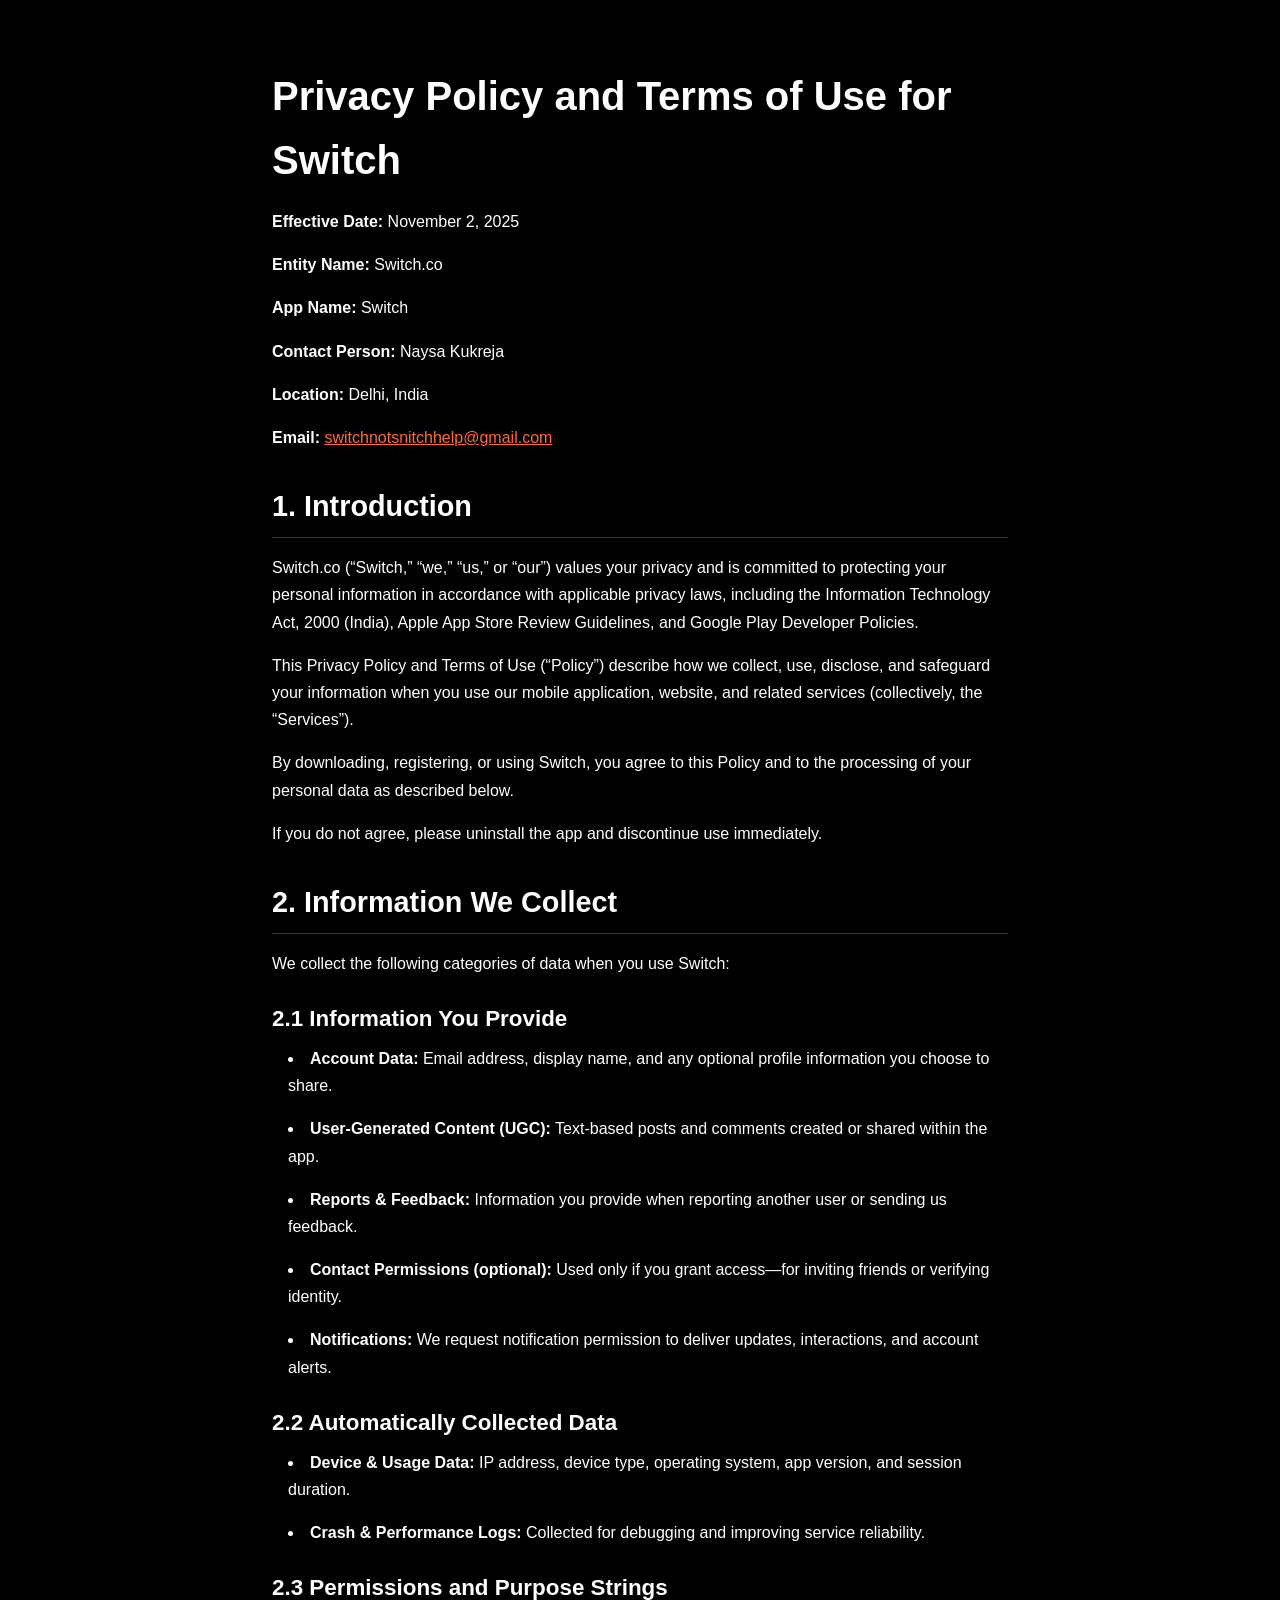
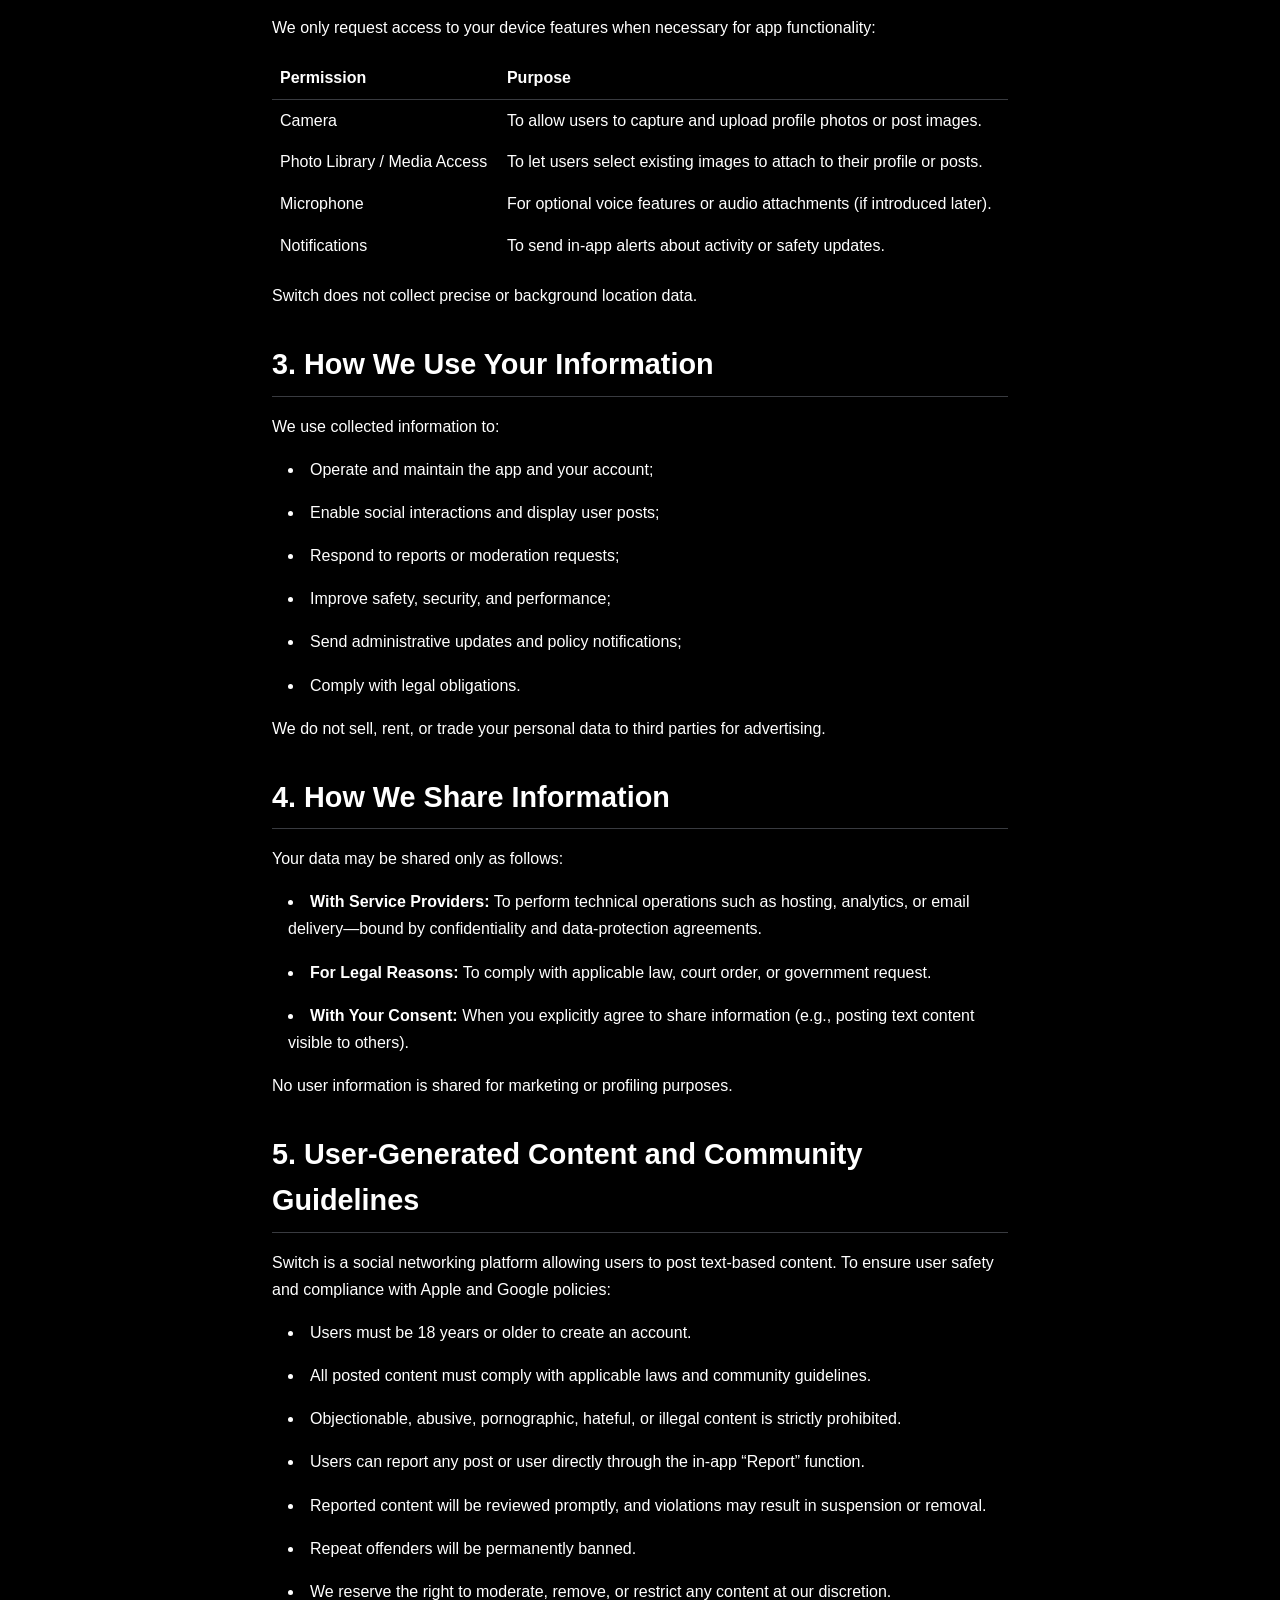
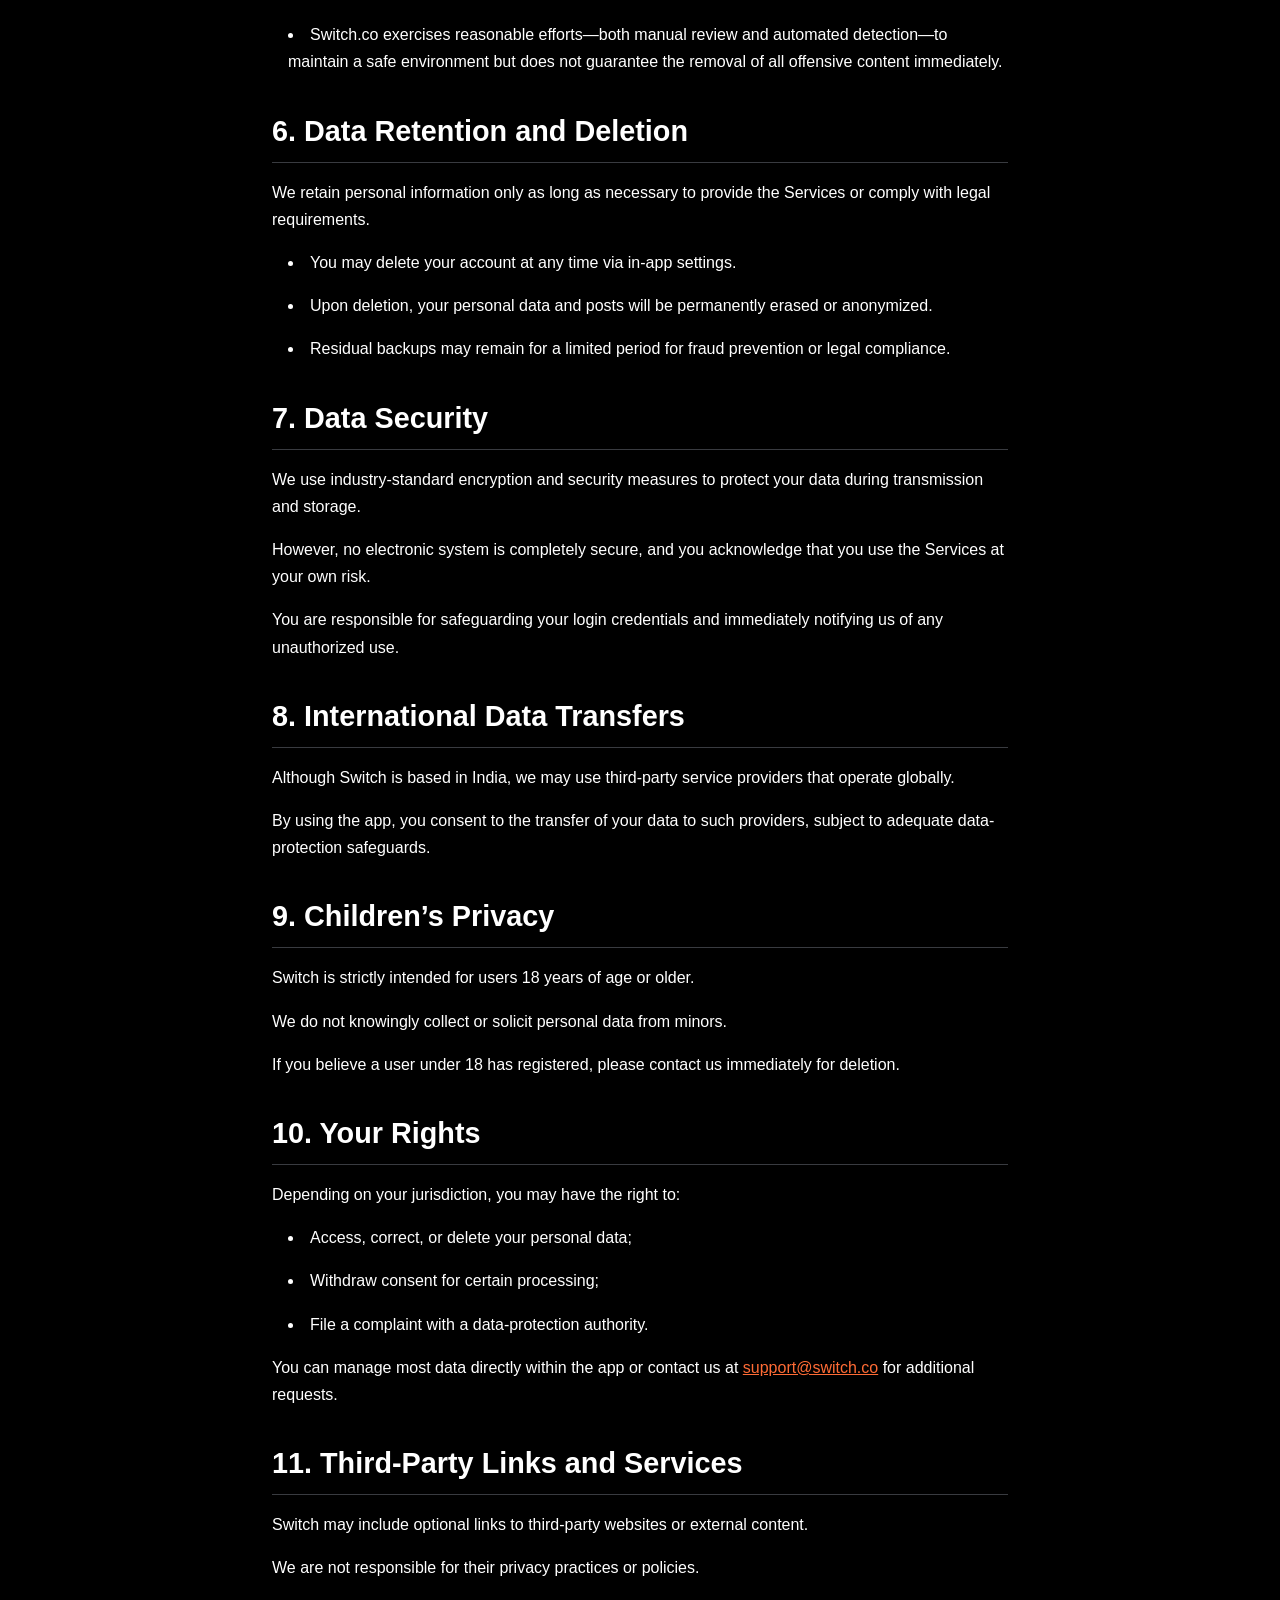
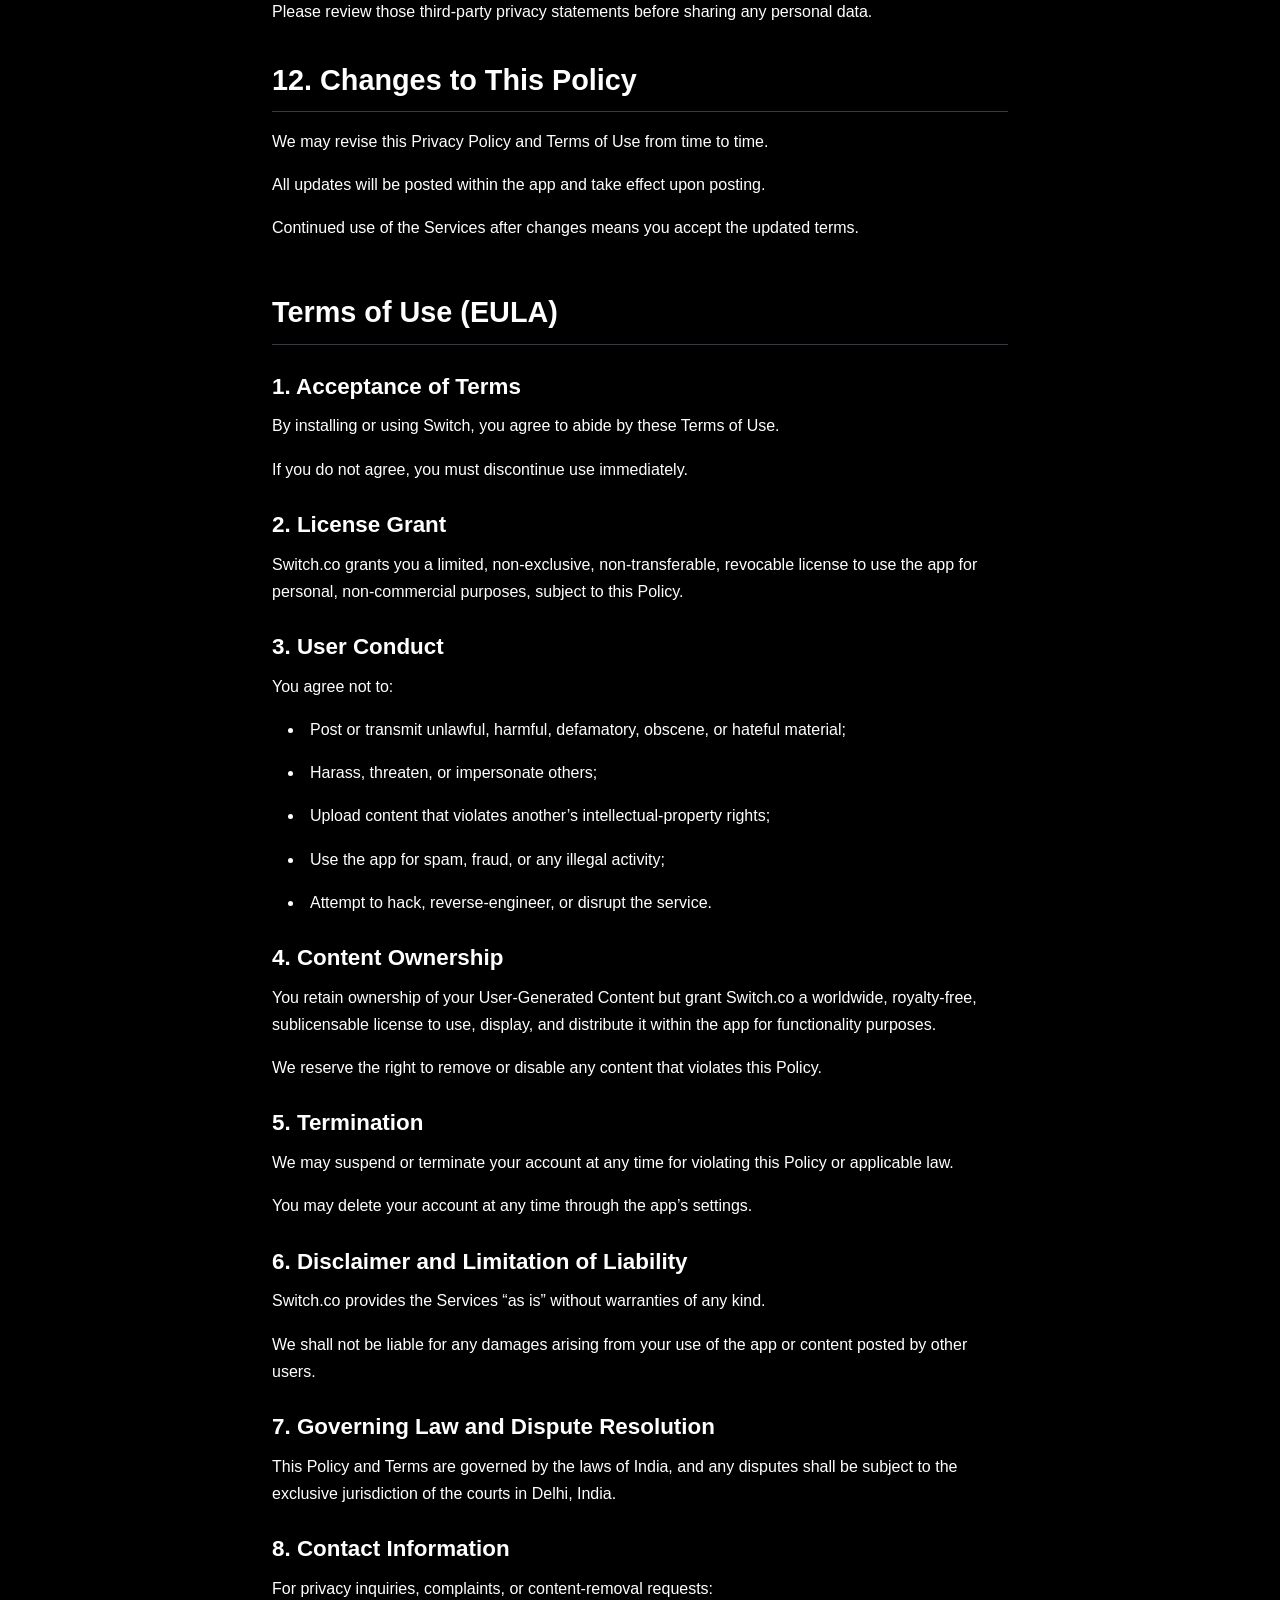
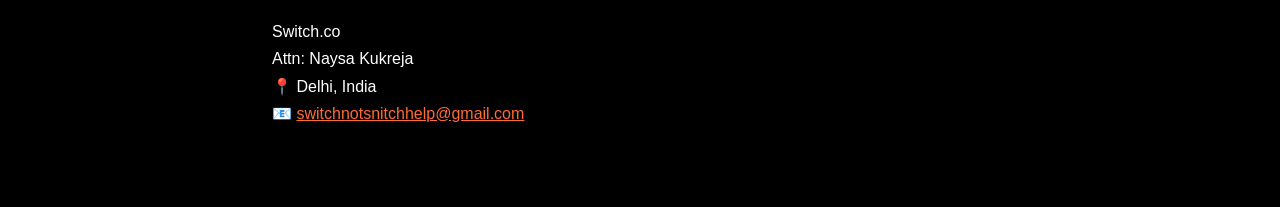
<file: privacy.html>
<!DOCTYPE html>
<html lang="en">

<head>
    <meta charset="UTF-8">
    <meta name="viewport" content="width=device-width, initial-scale=1.0">
    <title>Privacy Policy - SWITCH</title>
    <link rel="stylesheet" href="styles.css">
    <style>
        /* Add some basic styles for the legal page content */
        body {
            background-color: #000;
            /* fallback for --primary-black */
            color: #fff;
            /* fallback for --primary-white */
        }

        .legal-container {
            max-width: 800px;
            margin: 0 auto;
            padding: 4rem 2rem;
        }

        .legal-container h1 {
            color: #fff;
            /* fallback for --primary-white */
            font-size: 2.5rem;
            margin-bottom: 1rem;
        }

        .legal-container h2 {
            color: #fff;
            /* fallback for --primary-white */
            font-size: 1.8rem;
            margin-top: 2rem;
            margin-bottom: 1rem;
            border-bottom: 1px solid #393b40;
            /* fallback for --gray-300 */
            padding-bottom: 0.5rem;
        }

        .legal-container h3 {
            color: #fff;
            font-size: 1.4rem;
            margin-top: 1.5rem;
            margin-bottom: 0.5rem;
        }

        .legal-container p,
        .legal-container li {
            line-height: 1.7;
            margin-bottom: 1rem;
        }

        .legal-container ul {
            list-style-position: inside;
            padding-left: 1rem;
        }

        .legal-container a {
            color: #ff6b35;
            /* fallback for --accent-color */
        }
    </style>
</head>

<body class="animation-complete">
    <div class="legal-container">
        <h1>Privacy Policy and Terms of Use for Switch</h1>
        <p><strong>Effective Date:</strong> November 2, 2025</p>
        <p><strong>Entity Name:</strong> Switch.co</p>
        <p><strong>App Name:</strong> Switch</p>
        <p><strong>Contact Person:</strong> Naysa Kukreja</p>
        <p><strong>Location:</strong> Delhi, India</p>
        <p><strong>Email:</strong> <a href="mailto:switchnotsnitchhelp@gmail.com">switchnotsnitchhelp@gmail.com</a></p>

        <h2>1. Introduction</h2>
        <p>Switch.co (“Switch,” “we,” “us,” or “our”) values your privacy and is committed to protecting your personal
            information in accordance with applicable privacy laws, including the Information Technology Act, 2000
            (India), Apple App Store Review Guidelines, and Google Play Developer Policies.</p>
        <p>This Privacy Policy and Terms of Use (“Policy”) describe how we collect, use, disclose, and safeguard your
            information when you use our mobile application, website, and related services (collectively, the
            “Services”).</p>
        <p>By downloading, registering, or using Switch, you agree to this Policy and to the processing of your personal
            data as described below.</p>
        <p>If you do not agree, please uninstall the app and discontinue use immediately.</p>

        <h2>2. Information We Collect</h2>
        <p>We collect the following categories of data when you use Switch:</p>
        <h3>2.1 Information You Provide</h3>
        <ul>
            <li><strong>Account Data:</strong> Email address, display name, and any optional profile information you
                choose to share.</li>
            <li><strong>User-Generated Content (UGC):</strong> Text-based posts and comments created or shared within
                the app.</li>
            <li><strong>Reports & Feedback:</strong> Information you provide when reporting another user or sending us
                feedback.</li>
            <li><strong>Contact Permissions (optional):</strong> Used only if you grant access—for inviting friends or
                verifying identity.</li>
            <li><strong>Notifications:</strong> We request notification permission to deliver updates, interactions, and
                account alerts.</li>
        </ul>
        <h3>2.2 Automatically Collected Data</h3>
        <ul>
            <li><strong>Device & Usage Data:</strong> IP address, device type, operating system, app version, and
                session duration.</li>
            <li><strong>Crash & Performance Logs:</strong> Collected for debugging and improving service reliability.
            </li>
        </ul>
        <h3>2.3 Permissions and Purpose Strings</h3>
        <p>We only request access to your device features when necessary for app functionality:</p>
        <table style="width: 100%; border-collapse: collapse; margin-bottom: 1rem;">
            <thead style="text-align: left;">
                <tr>
                    <th style="border-bottom: 1px solid #393b40; padding: 0.5rem;">Permission</th>
                    <th style="border-bottom: 1px solid #393b40; padding: 0.5rem;">Purpose</th>
                </tr>
            </thead>
            <tbody>
                <tr>
                    <td style="padding: 0.5rem;">Camera</td>
                    <td style="padding: 0.5rem;">To allow users to capture and upload profile photos or post images.
                    </td>
                </tr>
                <tr>
                    <td style="padding: 0.5rem;">Photo Library / Media Access</td>
                    <td style="padding: 0.5rem;">To let users select existing images to attach to their profile or
                        posts.</td>
                </tr>
                <tr>
                    <td style="padding: 0.5rem;">Microphone</td>
                    <td style="padding: 0.5rem;">For optional voice features or audio attachments (if introduced later).
                    </td>
                </tr>
                <tr>
                    <td style="padding: 0.5rem;">Notifications</td>
                    <td style="padding: 0.5rem;">To send in-app alerts about activity or safety updates.</td>
                </tr>
            </tbody>
        </table>
        <p>Switch does not collect precise or background location data.</p>

        <h2>3. How We Use Your Information</h2>
        <p>We use collected information to:</p>
        <ul>
            <li>Operate and maintain the app and your account;</li>
            <li>Enable social interactions and display user posts;</li>
            <li>Respond to reports or moderation requests;</li>
            <li>Improve safety, security, and performance;</li>
            <li>Send administrative updates and policy notifications;</li>
            <li>Comply with legal obligations.</li>
        </ul>
        <p>We do not sell, rent, or trade your personal data to third parties for advertising.</p>

        <h2>4. How We Share Information</h2>
        <p>Your data may be shared only as follows:</p>
        <ul>
            <li><strong>With Service Providers:</strong> To perform technical operations such as hosting, analytics, or
                email delivery—bound by confidentiality and data-protection agreements.</li>
            <li><strong>For Legal Reasons:</strong> To comply with applicable law, court order, or government request.
            </li>
            <li><strong>With Your Consent:</strong> When you explicitly agree to share information (e.g., posting text
                content visible to others).</li>
        </ul>
        <p>No user information is shared for marketing or profiling purposes.</p>

        <h2>5. User-Generated Content and Community Guidelines</h2>
        <p>Switch is a social networking platform allowing users to post text-based content. To ensure user safety and
            compliance with Apple and Google policies:</p>
        <ul>
            <li>Users must be 18 years or older to create an account.</li>
            <li>All posted content must comply with applicable laws and community guidelines.</li>
            <li>Objectionable, abusive, pornographic, hateful, or illegal content is strictly prohibited.</li>
            <li>Users can report any post or user directly through the in-app “Report” function.</li>
            <li>Reported content will be reviewed promptly, and violations may result in suspension or removal.</li>
            <li>Repeat offenders will be permanently banned.</li>
            <li>We reserve the right to moderate, remove, or restrict any content at our discretion.</li>
            <li>Switch.co exercises reasonable efforts—both manual review and automated detection—to maintain a safe
                environment but does not guarantee the removal of all offensive content immediately.</li>
        </ul>

        <h2>6. Data Retention and Deletion</h2>
        <p>We retain personal information only as long as necessary to provide the Services or comply with legal
            requirements.</p>
        <ul>
            <li>You may delete your account at any time via in-app settings.</li>
            <li>Upon deletion, your personal data and posts will be permanently erased or anonymized.</li>
            <li>Residual backups may remain for a limited period for fraud prevention or legal compliance.</li>
        </ul>

        <h2>7. Data Security</h2>
        <p>We use industry-standard encryption and security measures to protect your data during transmission and
            storage.</p>
        <p>However, no electronic system is completely secure, and you acknowledge that you use the Services at your own
            risk.</p>
        <p>You are responsible for safeguarding your login credentials and immediately notifying us of any unauthorized
            use.</p>

        <h2>8. International Data Transfers</h2>
        <p>Although Switch is based in India, we may use third-party service providers that operate globally.</p>
        <p>By using the app, you consent to the transfer of your data to such providers, subject to adequate
            data-protection safeguards.</p>

        <h2>9. Children’s Privacy</h2>
        <p>Switch is strictly intended for users 18 years of age or older.</p>
        <p>We do not knowingly collect or solicit personal data from minors.</p>
        <p>If you believe a user under 18 has registered, please contact us immediately for deletion.</p>

        <h2>10. Your Rights</h2>
        <p>Depending on your jurisdiction, you may have the right to:</p>
        <ul>
            <li>Access, correct, or delete your personal data;</li>
            <li>Withdraw consent for certain processing;</li>
            <li>File a complaint with a data-protection authority.</li>
        </ul>
        <p>You can manage most data directly within the app or contact us at <a
                href="mailto:support@switch.co">support@switch.co</a> for additional requests.</p>

        <h2>11. Third-Party Links and Services</h2>
        <p>Switch may include optional links to third-party websites or external content.</p>
        <p>We are not responsible for their privacy practices or policies.</p>
        <p>Please review those third-party privacy statements before sharing any personal data.</p>

        <h2>12. Changes to This Policy</h2>
        <p>We may revise this Privacy Policy and Terms of Use from time to time.</p>
        <p>All updates will be posted within the app and take effect upon posting.</p>
        <p>Continued use of the Services after changes means you accept the updated terms.</p>

        <h2 style="margin-top: 3rem;">Terms of Use (EULA)</h2>
        <h3>1. Acceptance of Terms</h3>
        <p>By installing or using Switch, you agree to abide by these Terms of Use.</p>
        <p>If you do not agree, you must discontinue use immediately.</p>

        <h3>2. License Grant</h3>
        <p>Switch.co grants you a limited, non-exclusive, non-transferable, revocable license to use the app for
            personal, non-commercial purposes, subject to this Policy.</p>

        <h3>3. User Conduct</h3>
        <p>You agree not to:</p>
        <ul>
            <li>Post or transmit unlawful, harmful, defamatory, obscene, or hateful material;</li>
            <li>Harass, threaten, or impersonate others;</li>
            <li>Upload content that violates another’s intellectual-property rights;</li>
            <li>Use the app for spam, fraud, or any illegal activity;</li>
            <li>Attempt to hack, reverse-engineer, or disrupt the service.</li>
        </ul>

        <h3>4. Content Ownership</h3>
        <p>You retain ownership of your User-Generated Content but grant Switch.co a worldwide, royalty-free,
            sublicensable license to use, display, and distribute it within the app for functionality purposes.</p>
        <p>We reserve the right to remove or disable any content that violates this Policy.</p>

        <h3>5. Termination</h3>
        <p>We may suspend or terminate your account at any time for violating this Policy or applicable law.</p>
        <p>You may delete your account at any time through the app’s settings.</p>

        <h3>6. Disclaimer and Limitation of Liability</h3>
        <p>Switch.co provides the Services “as is” without warranties of any kind.</p>
        <p>We shall not be liable for any damages arising from your use of the app or content posted by other users.</p>

        <h3>7. Governing Law and Dispute Resolution</h3>
        <p>This Policy and Terms are governed by the laws of India, and any disputes shall be subject to the exclusive
            jurisdiction of the courts in Delhi, India.</p>

        <h3>8. Contact Information</h3>
        <p>For privacy inquiries, complaints, or content-removal requests:</p>
        <p>Switch.co<br>
            Attn: Naysa Kukreja<br>
            📍 Delhi, India<br>
            📧 <a href="mailto:switchnotsnitchhelp@gmail.com">switchnotsnitchhelp@gmail.com</a>
        </p>
    </div>
</body>

</html>
</file>
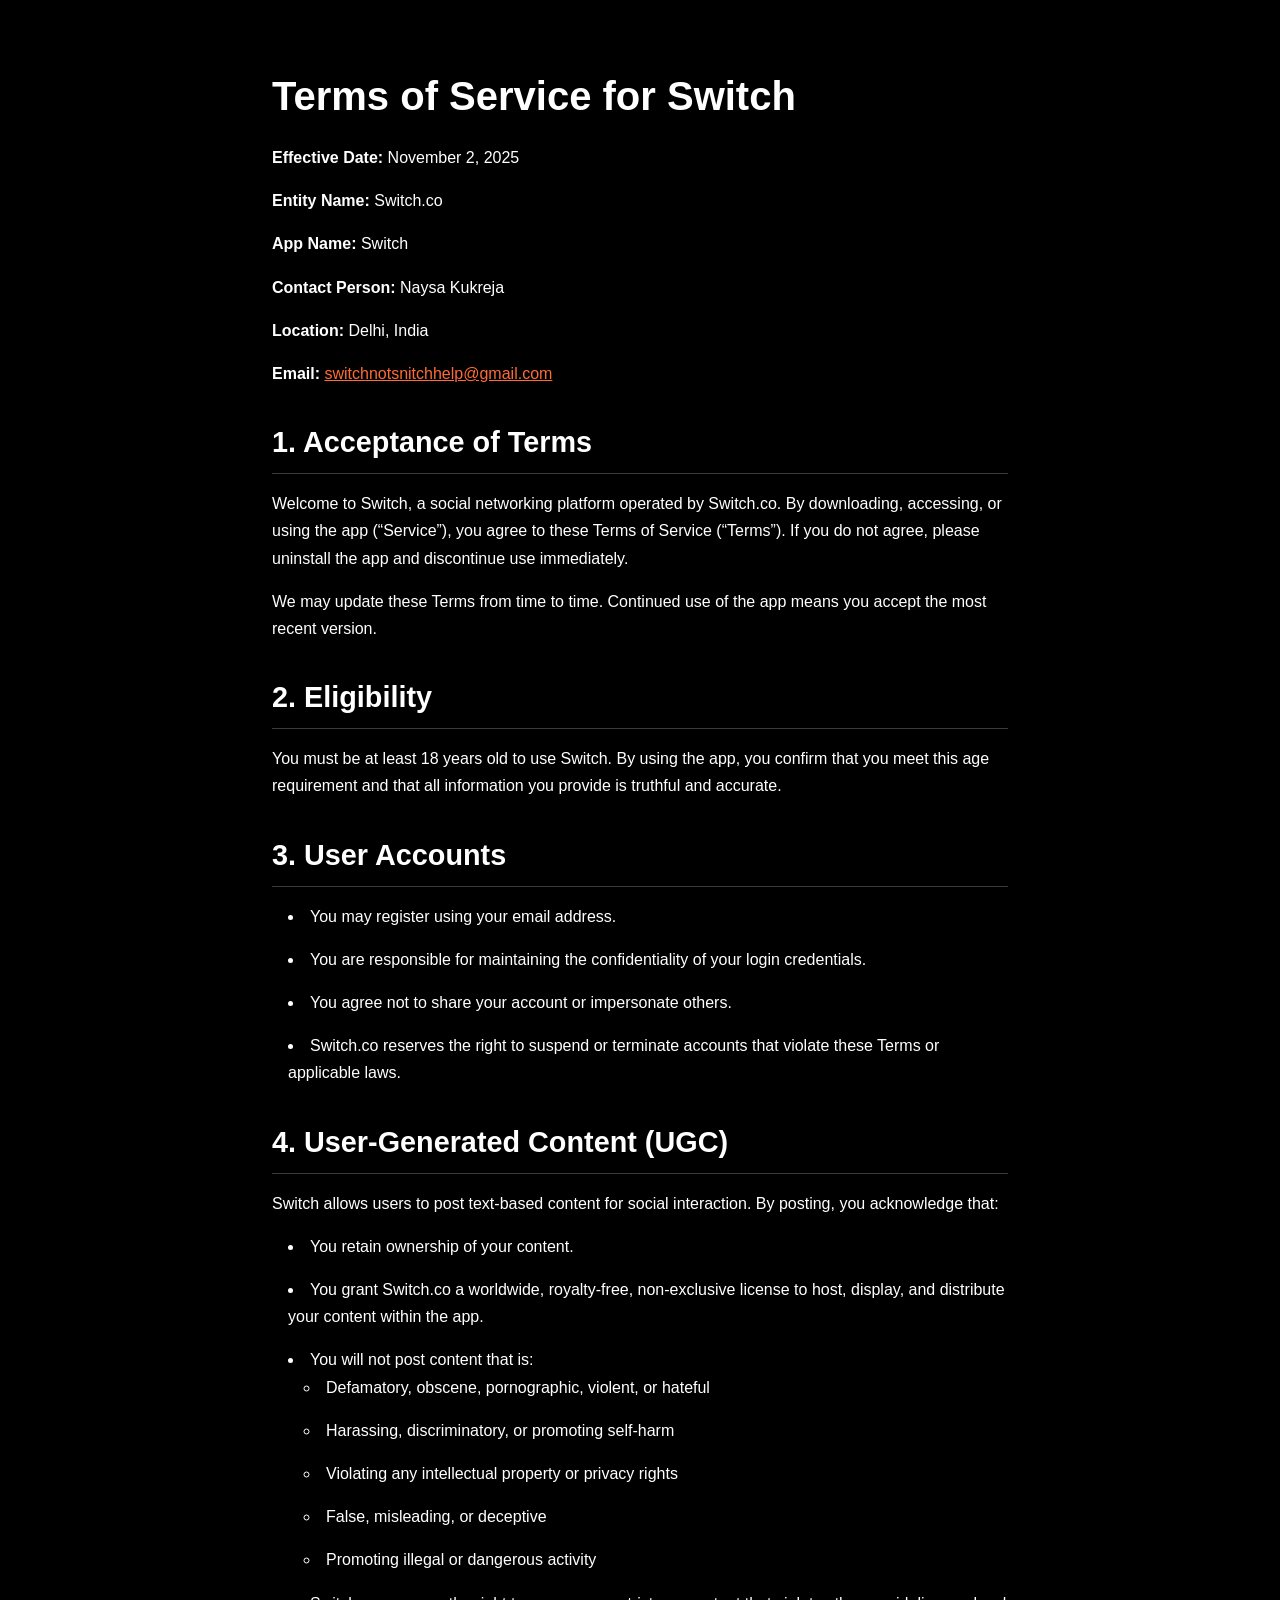
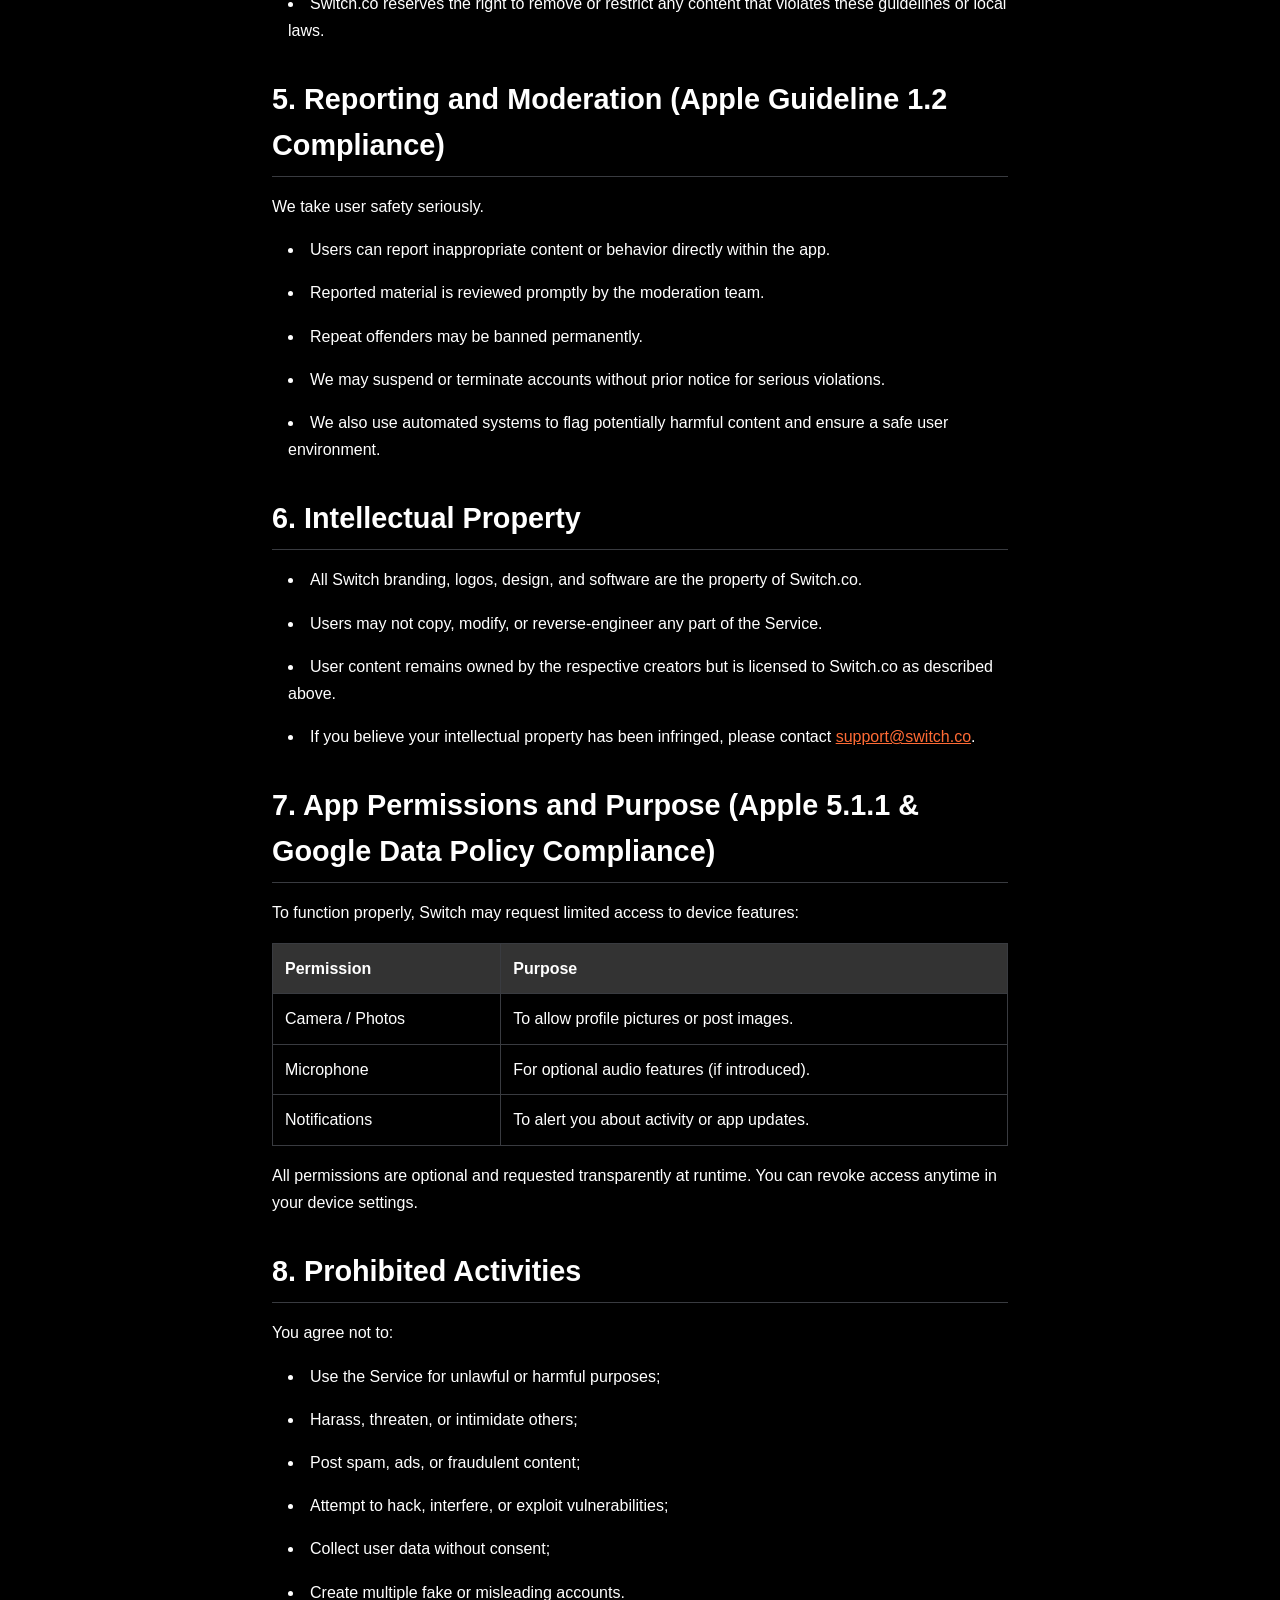
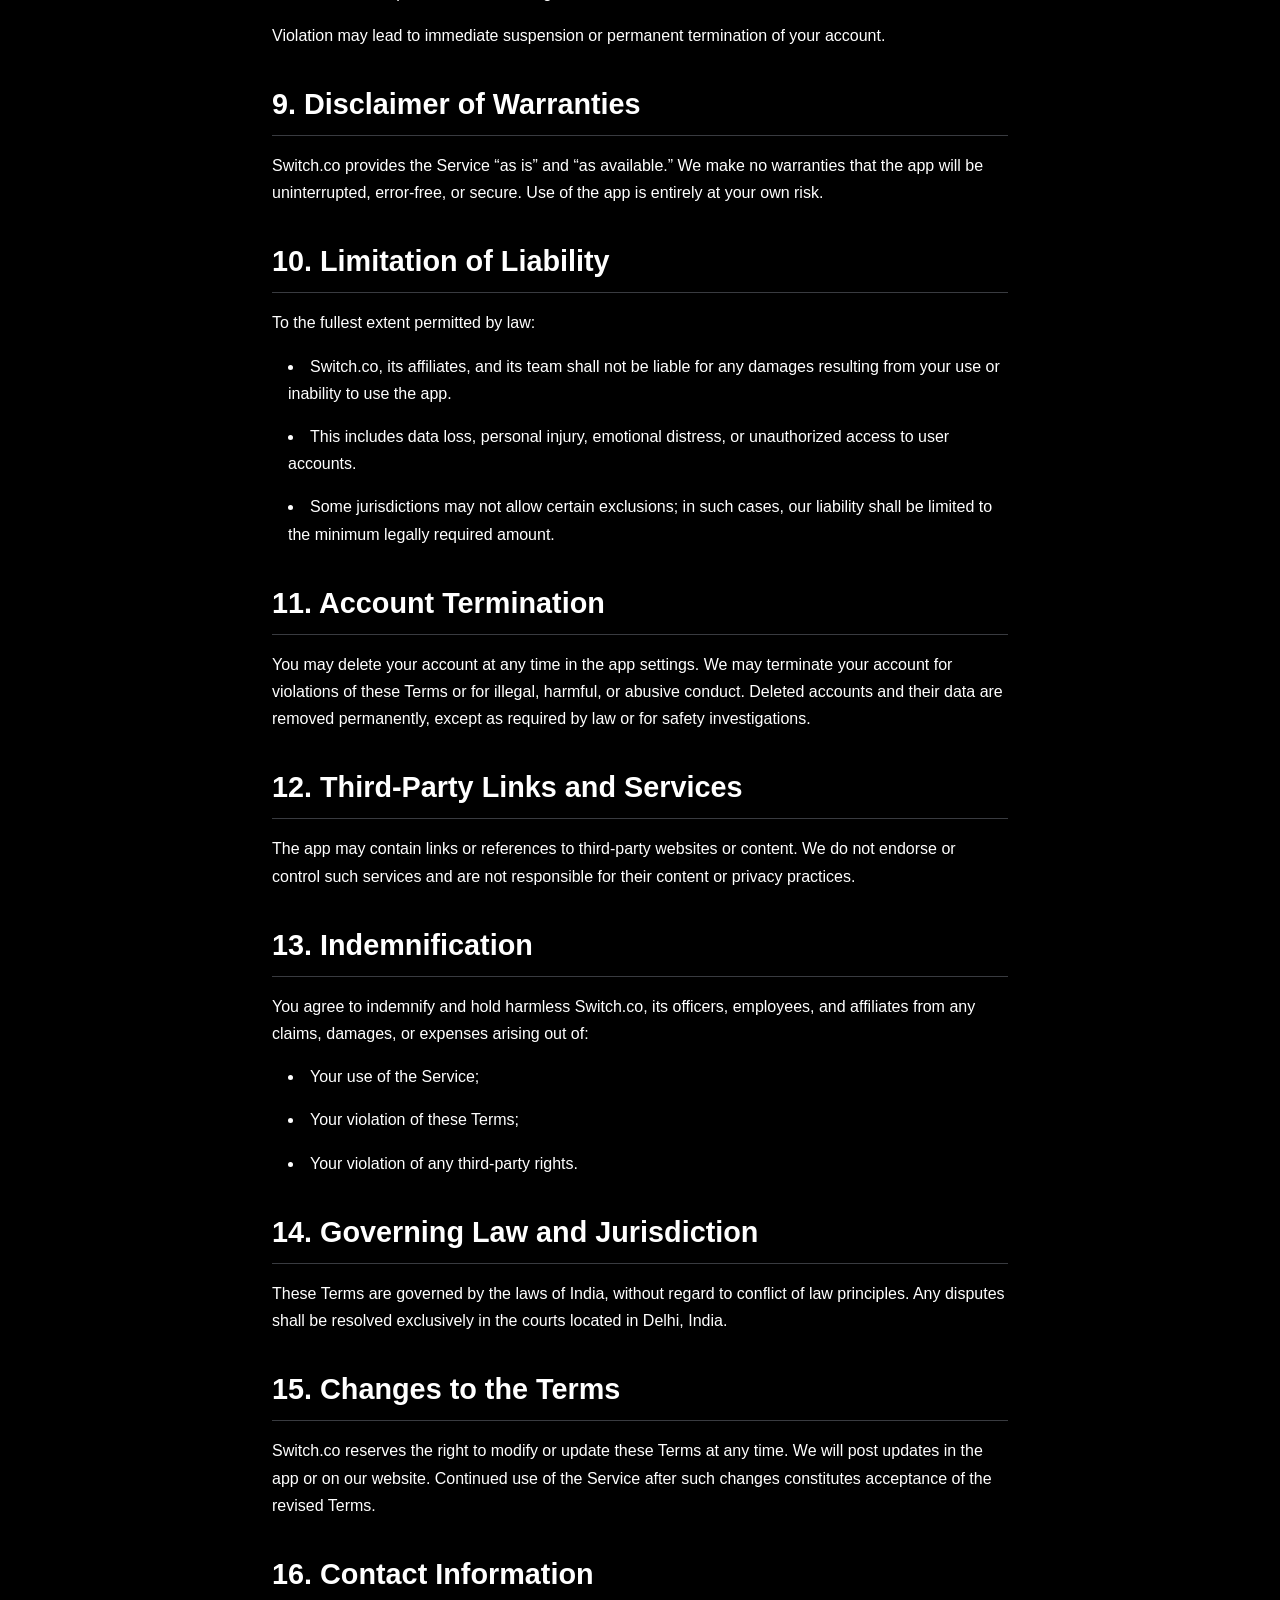
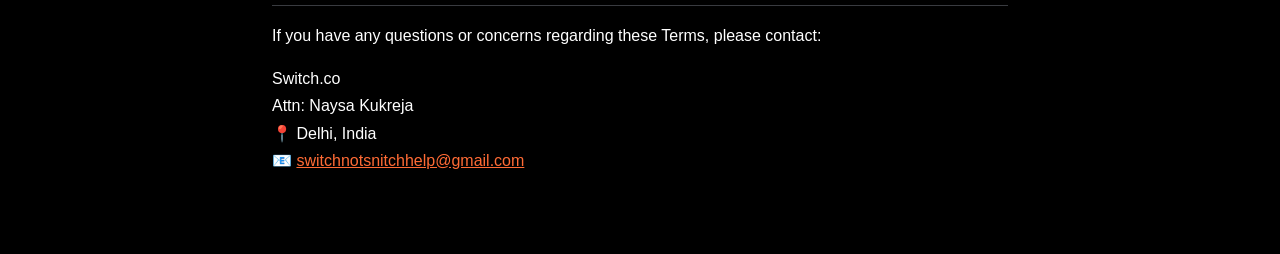
<file: terms.html>
<!DOCTYPE html>
<html lang="en">

<head>
    <meta charset="UTF-8">
    <meta name="viewport" content="width=device-width, initial-scale=1.0">
    <title>Terms of Service - SWITCH</title>
    <link rel="stylesheet" href="styles.css">
    <style>
        /* Re-use the same styles from the privacy page */
        body {
            background-color: var(--primary-black);
            color: var(--primary-white);
        }

        .legal-container {
            max-width: 800px;
            margin: 0 auto;
            padding: 4rem 2rem;
        }

        .legal-container h1 {
            color: var(--primary-white);
            font-size: 2.5rem;
            margin-bottom: 1rem;
        }

        .legal-container h2 {
            color: var(--primary-white);
            font-size: 1.8rem;
            margin-top: 2rem;
            margin-bottom: 1rem;
            border-bottom: 1px solid var(--gray-300);
            padding-bottom: 0.5rem;
        }

        .legal-container p,
        .legal-container li {
            line-height: 1.7;
            margin-bottom: 1rem;
        }

        .legal-container ul {
            list-style-position: inside;
            padding-left: 1rem;
        }

        .legal-container a {
            color: var(--accent-color);
        }

        table {
            width: 100%;
            border-collapse: collapse;
            margin: 1rem 0;
        }

        th,
        td {
            border: 1px solid var(--gray-300);
            padding: 0.75rem;
            text-align: left;
        }

        th {
            background-color: #333;
        }
    </style>
</head>

<body class="animation-complete">
    <div class="legal-container">
        <h1>Terms of Service for Switch</h1>
        <p><strong>Effective Date:</strong> November 2, 2025</p>
        <p><strong>Entity Name:</strong> Switch.co</p>
        <p><strong>App Name:</strong> Switch</p>
        <p><strong>Contact Person:</strong> Naysa Kukreja</p>
        <p><strong>Location:</strong> Delhi, India</p>
        <p><strong>Email:</strong> <a href="mailto:switchnotsnitchhelp@gmail.com">switchnotsnitchhelp@gmail.com</a></p>

        <h2>1. Acceptance of Terms</h2>
        <p>Welcome to Switch, a social networking platform operated by Switch.co. By downloading, accessing, or using
            the app (“Service”), you agree to these Terms of Service (“Terms”). If you do not agree, please uninstall
            the app and discontinue use immediately.</p>
        <p>We may update these Terms from time to time. Continued use of the app means you accept the most recent
            version.</p>

        <h2>2. Eligibility</h2>
        <p>You must be at least 18 years old to use Switch. By using the app, you confirm that you meet this age
            requirement and that all information you provide is truthful and accurate.</p>

        <h2>3. User Accounts</h2>
        <ul>
            <li>You may register using your email address.</li>
            <li>You are responsible for maintaining the confidentiality of your login credentials.</li>
            <li>You agree not to share your account or impersonate others.</li>
            <li>Switch.co reserves the right to suspend or terminate accounts that violate these Terms or applicable
                laws.</li>
        </ul>

        <h2>4. User-Generated Content (UGC)</h2>
        <p>Switch allows users to post text-based content for social interaction. By posting, you acknowledge that:</p>
        <ul>
            <li>You retain ownership of your content.</li>
            <li>You grant Switch.co a worldwide, royalty-free, non-exclusive license to host, display, and distribute
                your content within the app.</li>
            <li>You will not post content that is:
                <ul>
                    <li>Defamatory, obscene, pornographic, violent, or hateful</li>
                    <li>Harassing, discriminatory, or promoting self-harm</li>
                    <li>Violating any intellectual property or privacy rights</li>
                    <li>False, misleading, or deceptive</li>
                    <li>Promoting illegal or dangerous activity</li>
                </ul>
            </li>
            <li>Switch.co reserves the right to remove or restrict any content that violates these guidelines or local
                laws.</li>
        </ul>

        <h2>5. Reporting and Moderation (Apple Guideline 1.2 Compliance)</h2>
        <p>We take user safety seriously.</p>
        <ul>
            <li>Users can report inappropriate content or behavior directly within the app.</li>
            <li>Reported material is reviewed promptly by the moderation team.</li>
            <li>Repeat offenders may be banned permanently.</li>
            <li>We may suspend or terminate accounts without prior notice for serious violations.</li>
            <li>We also use automated systems to flag potentially harmful content and ensure a safe user environment.
            </li>
        </ul>

        <h2>6. Intellectual Property</h2>
        <ul>
            <li>All Switch branding, logos, design, and software are the property of Switch.co.</li>
            <li>Users may not copy, modify, or reverse-engineer any part of the Service.</li>
            <li>User content remains owned by the respective creators but is licensed to Switch.co as described above.
            </li>
            <li>If you believe your intellectual property has been infringed, please contact <a
                    href="mailto:support@switch.co">support@switch.co</a>.</li>
        </ul>

        <h2>7. App Permissions and Purpose (Apple 5.1.1 & Google Data Policy Compliance)</h2>
        <p>To function properly, Switch may request limited access to device features:</p>
        <table>
            <thead>
                <tr>
                    <th>Permission</th>
                    <th>Purpose</th>
                </tr>
            </thead>
            <tbody>
                <tr>
                    <td>Camera / Photos</td>
                    <td>To allow profile pictures or post images.</td>
                </tr>
                <tr>
                    <td>Microphone</td>
                    <td>For optional audio features (if introduced).</td>
                </tr>
                <tr>
                    <td>Notifications</td>
                    <td>To alert you about activity or app updates.</td>
                </tr>
            </tbody>
        </table>
        <p>All permissions are optional and requested transparently at runtime. You can revoke access anytime in your
            device settings.</p>

        <h2>8. Prohibited Activities</h2>
        <p>You agree not to:</p>
        <ul>
            <li>Use the Service for unlawful or harmful purposes;</li>
            <li>Harass, threaten, or intimidate others;</li>
            <li>Post spam, ads, or fraudulent content;</li>
            <li>Attempt to hack, interfere, or exploit vulnerabilities;</li>
            <li>Collect user data without consent;</li>
            <li>Create multiple fake or misleading accounts.</li>
        </ul>
        <p>Violation may lead to immediate suspension or permanent termination of your account.</p>

        <h2>9. Disclaimer of Warranties</h2>
        <p>Switch.co provides the Service “as is” and “as available.” We make no warranties that the app will be
            uninterrupted, error-free, or secure. Use of the app is entirely at your own risk.</p>

        <h2>10. Limitation of Liability</h2>
        <p>To the fullest extent permitted by law:</p>
        <ul>
            <li>Switch.co, its affiliates, and its team shall not be liable for any damages resulting from your use or
                inability to use the app.</li>
            <li>This includes data loss, personal injury, emotional distress, or unauthorized access to user accounts.
            </li>
            <li>Some jurisdictions may not allow certain exclusions; in such cases, our liability shall be limited to
                the minimum legally required amount.</li>
        </ul>

        <h2>11. Account Termination</h2>
        <p>You may delete your account at any time in the app settings. We may terminate your account for violations of
            these Terms or for illegal, harmful, or abusive conduct. Deleted accounts and their data are removed
            permanently, except as required by law or for safety investigations.</p>

        <h2>12. Third-Party Links and Services</h2>
        <p>The app may contain links or references to third-party websites or content. We do not endorse or control such
            services and are not responsible for their content or privacy practices.</p>

        <h2>13. Indemnification</h2>
        <p>You agree to indemnify and hold harmless Switch.co, its officers, employees, and affiliates from any claims,
            damages, or expenses arising out of:</p>
        <ul>
            <li>Your use of the Service;</li>
            <li>Your violation of these Terms;</li>
            <li>Your violation of any third-party rights.</li>
        </ul>

        <h2>14. Governing Law and Jurisdiction</h2>
        <p>These Terms are governed by the laws of India, without regard to conflict of law principles. Any disputes
            shall be resolved exclusively in the courts located in Delhi, India.</p>

        <h2>15. Changes to the Terms</h2>
        <p>Switch.co reserves the right to modify or update these Terms at any time. We will post updates in the app or
            on our website. Continued use of the Service after such changes constitutes acceptance of the revised Terms.
        </p>

        <h2>16. Contact Information</h2>
        <p>If you have any questions or concerns regarding these Terms, please contact:</p>
        <p>
            Switch.co<br>
            Attn: Naysa Kukreja<br>
            📍 Delhi, India<br>
            📧 <a href="mailto:switchnotsnitchhelp@gmail.com">switchnotsnitchhelp@gmail.com</a>
        </p>
    </div>
</body>

</html>
</file>
<file: styles.css>
/* Reset and Base Styles */
* {
    margin: 0;
    padding: 0;
    box-sizing: border-box;
}

:root {
    --primary-black: #000000;
    --primary-white: #ffffff;
    --accent-color: #ff6b35;
    --secondary-accent: #4ecdc4;
    --gray-100: #222326;
    --gray-200: #2c2e33;
    --gray-300: #393b40;
    --gray-400: #4a4c52;
    --gray-500: #adb5bd;
    --gray-600: #ced4da;
    --gray-700: #e9ecef;
    --gray-800: #f8f9fa;
    --gray-900: #ffffff;
    --font-family: 'Inter', -apple-system, BlinkMacSystemFont, 'Segoe UI', Roboto, sans-serif;
    --transition: all 0.3s cubic-bezier(0.4, 0, 0.2, 1);
    --shadow: 0 4px 6px -1px rgba(0, 0, 0, 0.5), 0 2px 4px -1px rgba(0, 0, 0, 0.3);
    --shadow-lg: 0 10px 15px -3px rgba(0, 0, 0, 0.7), 0 4px 6px -2px rgba(0, 0, 0, 0.5);
}

body {
    font-family: var(--font-family);
    line-height: 1.6;
    color: var(--primary-white);
    background-color: var(--primary-black);
    overflow-x: hidden;
}

.container {
    max-width: 1200px;
    margin: 0 auto;
    padding: 0 20px;
}

/* Navigation */
.navbar {
    position: fixed;
    top: 0;
    width: 100%;
    background: var(--primary-black);
    color: var(--primary-white);
    backdrop-filter: blur(10px);
    border-bottom: 1px solid var(--gray-200);
    z-index: 1000;
    transition: var(--transition);
}

.nav-container {
    max-width: 1200px;
    margin: 0 auto;
    padding: 0 20px;
    display: flex;
    justify-content: space-between;
    align-items: center;
    height: 70px;
}

.nav-logo .logo {
    height: 40px;
    width: auto;
    transition: var(--transition);
}

.nav-logo .logo:hover {
    transform: scale(1.05);
}

.nav-menu {
    display: flex;
    list-style: none;
    gap: 2rem;
    align-items: center;
}

.nav-link {
    text-decoration: none;
    color: var(--primary-white);
    font-weight: 500;
    transition: var(--transition);
    position: relative;
}

.nav-link:hover {
    color: var(--accent-color);
}

.nav-link::after {
    content: '';
    position: absolute;
    width: 0;
    height: 2px;
    bottom: -5px;
    left: 0;
    background-color: var(--accent-color);
    transition: var(--transition);
}

.nav-link:hover::after {
    width: 100%;
}

.download-btn {
    background: var(--accent-color);
    color: var(--primary-white) !important;
    padding: 8px 16px;
    border-radius: 6px;
    transition: var(--transition);
}

.download-btn:hover {
    background: #e55a2b;
    transform: translateY(-2px);
}

.download-btn::after {
    display: none;
}

.hamburger {
    display: none;
    flex-direction: column;
    cursor: pointer;
}

.bar {
    width: 25px;
    height: 3px;
    background-color: var(--primary-white);
    margin: 3px 0;
    transition: var(--transition);
}

/* Startup Animation */
#startup-animation {
    position: fixed;
    top: 0;
    left: 0;
    width: 100vw;
    height: 100vh;
    background: var(--primary-black);
    display: flex;
    justify-content: center;
    align-items: center;
    z-index: 9999;
    animation: fadeOut 1s ease 2s forwards;
    /* Fades out after zoom-in */
}

#animated-logo {
    width: 150px;
    height: auto;
    animation: smoothZoomIn 2s ease-in-out forwards;
    /* Total duration increased to 3.5s */
}

/* Keyframes for smooth zoom-in with delay */
@keyframes smoothZoomIn {
    0% {
        transform: scale(1);
        opacity: 1;
    }

    20% {
        transform: scale(1);
        /* Hold the logo for 1-2 seconds */
        opacity: 1;
    }

    100% {
        transform: scale(50);
        /* Fully zoom in */
        opacity: 0;
        /* Fade out the logo */
    }
}

/* Keyframes for fade-out */
@keyframes fadeOut {
    0% {
        opacity: 1;
    }

    100% {
        opacity: 0;
        visibility: hidden;
    }
}

/* Ensure the body content is hidden until the animation completes */
body:not(.animation-complete)>*:not(#startup-animation) {
    opacity: 0;
}

body.animation-complete>* {
    opacity: 1;
    transition: opacity 0.5s ease;
}

#startup-animation::after {
    content: '';
    position: absolute;
    bottom: 20%;
    left: 50%;
    transform: translateX(-50%);
    color: var(--primary-white);
    font-size: 1.2rem;
    font-weight: 600;
    letter-spacing: 2px;
    opacity: 0;
    animation: fadeInText 2s ease-in-out 1s forwards;
}

@keyframes fadeInText {
    0% {
        opacity: 0;
        transform: translateX(-50%) translateY(20px);
    }

    50% {
        opacity: 1;
        transform: translateX(-50%) translateY(0);
    }

    100% {
        opacity: 0;
        transform: translateX(-50%) translateY(-20px);
    }
}

/* Hero Section */
.hero {
    min-height: 100vh;
    display: flex;
    align-items: center;
    justify-content: center;
    background: var(--primary-black);
    position: relative;
    overflow: hidden;
    padding: 0 20px 140px;
    /* Added bottom padding for button clearance */
}

.hero-container {
    position: relative;
    z-index: 1;
    text-align: center;
    max-width: 800px;
    width: 100%;
}

.hero-content {
    animation: fadeInUp 1s ease-out;
}

.logo-container {
    margin-bottom: 1rem;
    /* Add spacing below the logo */
    animation: float 3s ease-in-out infinite;
}

.hero-logo {
    height: 200px;
    /* Adjusted height for desktop */
    width: auto;
    /* Maintain aspect ratio */
    max-width: none;
    /* Ensure no restriction on width */
}

.tagline {
    font-size: 2.5rem;
    /* Adjust font size */
    font-weight: 700;
    margin-top: 0;
    /* Remove extra margin above */
    margin-bottom: 2rem;
    /* Add spacing below */
    background: linear-gradient(135deg, var(--primary-white), var(--accent-color));
    -webkit-background-clip: text;
    -webkit-text-fill-color: transparent;
    background-clip: text;
    text-align: center;
    /* Center-align the tagline */
}

.cta-buttons {
    display: flex;
    flex-direction: column;
    gap: 1rem;
    margin-bottom: 2rem;
    animation: fadeInUp 1s ease-out 0.6s both;
    width: 100%;
}

/* New styles for the secondary CTA container */
.secondary-cta {
    margin-top: 2rem;
    /* Space it below the main CTAs */
    text-align: center;
    /* Center the button */
    opacity: 0.8;
    /* Subtle visibility to reduce prominence */
    transition: opacity 0.3s ease;
}

.secondary-cta:hover {
    opacity: 1;
    /* Slight fade-in on hover for interactivity without being distracting */
}

/* New subtle button class for less prominent styling */
.btn-subtle {
    font-size: 0.9rem;
    /* Smaller font */
    padding: 10px 20px;
    /* Reduced padding for smaller size */
    background: transparent;
    /* No background for ghost effect */
    color: var(--gray-500);
    /* Subtle color */
    border: 1px solid var(--gray-400);
    /* Light border */
    border-radius: 8px;
    /* Softer corners */
    transition: all 0.3s ease;
    width: auto;
    /* Not full-width like main buttons */
    display: inline-flex;
    /* Inline for less space usage */
    align-items: center;
    gap: 0.5rem;
    /* Space for icon */
}

.btn-subtle:hover {
    background: rgba(255, 107, 53, 0.1);
    /* Very light accent on hover */
    color: var(--accent-color);
    /* Subtle color shift */
    border-color: var(--accent-color);
    transform: translateY(-1px);
    /* Gentle lift */
    box-shadow: none;
    /* No shadow to keep it minimal */
}

.btn-subtle i {
    font-size: 1rem;
    /* Smaller icon */
}

/* Button Styles */
.btn,
.btn-primary,
.btn-secondary,
.btn-accent {
    background: #363636;
    color: var(--primary-white);
    border: none;
    border-radius: 12px;
    font-size: 1.2rem;
    font-weight: 700;
    padding: 18px 40px;
    cursor: pointer;
    text-decoration: none;
    display: inline-block;
    position: relative;
    overflow: hidden;
    transition: background 0.3s ease, color 0.3s ease, box-shadow 0.3s ease, transform 0.2s ease;
    box-shadow: var(--shadow);
    width: 100%;
    text-align: center;
}

.btn::after,
.btn-primary::after,
.btn-secondary::after,
.btn-accent::after {
    content: '';
    position: absolute;
    left: 0;
    top: 0;
    width: 100%;
    height: 100%;
    background: linear-gradient(90deg, var(--accent-color) 0%, var(--secondary-accent) 100%);
    opacity: 0;
    transition: opacity 0.3s ease;
    z-index: 0;
    pointer-events: none;
}

/* Hover effects */
.btn:hover::after,
.btn-primary:hover::after,
.btn-secondary:hover::after,
.btn-accent:hover::after {
    opacity: 1;
}

.btn:hover,
.btn-primary:hover,
.btn-secondary:hover,
.btn-accent:hover {
    color: var(--primary-white);
    box-shadow: var(--shadow-lg);
}

/* Active state (click) - immediate reset */
.btn:active,
.btn-primary:active,
.btn-secondary:active,
.btn-accent:active {
    transform: scale(0.98);
}

.btn:active::after,
.btn-primary:active::after,
.btn-secondary:active::after,
.btn-accent:active::after {
    opacity: 0;
    transition: opacity 0.1s ease;
}

/* Focus state - no animation unless hovering */
.btn:focus:not(:hover)::after,
.btn-primary:focus:not(:hover)::after,
.btn-secondary:focus:not(:hover)::after,
.btn-accent:focus:not(:hover)::after {
    opacity: 0;
}

.btn span,
.btn-primary span,
.btn-secondary span,
.btn-accent span {
    position: relative;
    z-index: 2;
}

/* Touch device specific styles */
@media (hover: none) and (pointer: coarse) {

    .btn:hover::after,
    .btn-primary:hover::after,
    .btn-secondary:hover::after,
    .btn-accent:hover::after {
        opacity: 0;
    }

    .btn:active::after,
    .btn-primary:active::after,
    .btn-secondary:active::after,
    .btn-accent:active::after {
        opacity: 1;
        transition: opacity 0.2s ease;
    }
}

/* Force reset class for JavaScript control */
.btn.force-reset::after,
.btn-primary.force-reset::after,
.btn-secondary.force-reset::after,
.btn-accent.force-reset::after {
    opacity: 0 !important;
    transition: opacity 0.1s ease !important;
}

/* Additional reset for non-hover states */
.btn:not(:hover):not(:active)::after,
.btn-primary:not(:hover):not(:active)::after,
.btn-secondary:not(:hover):not(:active)::after,
.btn-accent:not(:hover):not(:active)::after {
    opacity: 0;
}

.btn-ghost {
    background: transparent;
    color: var(--primary-white);
    border: 2px solid #363636;
    /* Changed from var(--gray-400) to Deep Charcoal */
    width: auto;
    display: inline-flex;
    align-items: center;
    gap: 0.5rem;
}

.btn-ghost:hover {
    background: #363636;
    color: var(--accent-color);
    border-color: var(--accent-color);
}

/* New bottom anonymous story button */
.anonymous-story-bottom-btn {
    position: absolute;
    bottom: calc(env(safe-area-inset-bottom, 0) + 28px);
    /* Safe-area aware */
    left: 50%;
    transform: translateX(-50%);
    padding: 12px 20px;
    background: rgba(34, 34, 34, 0.75);
    border: 1px solid var(--gray-300);
    color: var(--gray-600);
    font-size: 0.8rem;
    font-weight: 500;
    display: flex;
    align-items: center;
    gap: 6px;
    border-radius: 28px;
    cursor: pointer;
    backdrop-filter: blur(8px);
    z-index: 20;
    /* Raised to stay above hero content */
    transition: var(--transition);
    line-height: 1;
}

.anonymous-story-bottom-btn:hover {
    background: var(--gray-100);
    color: var(--accent-color);
    border-color: var(--accent-color);
    transform: translateX(-50%) translateY(-2px);
}

@media (max-width: 480px) {
    .anonymous-story-bottom-btn {
        bottom: calc(env(safe-area-inset-bottom, 0) + 20px);
        padding: 8px 16px;
        font-size: 0.7rem;
    }

    .anonymous-story-bottom-btn i {
        font-size: 0.75rem;
    }
}

.secondary-options {
    display: flex;
    align-items: center;
    justify-content: center;
    gap: 1rem;
    animation: fadeInUp 1s ease-out 0.9s both;
    flex-wrap: wrap;
}

/* Section Styles */
section {
    padding: 60px 0;
    background: var(--primary-black);
    color: var(--primary-white);
}

.section-title {
    font-size: 2.5rem;
    font-weight: 700;
    text-align: center;
    margin-bottom: 3rem;
    position: relative;
}

.section-title::after {
    content: '';
    position: absolute;
    bottom: -10px;
    left: 50%;
    transform: translateX(-50%);
    width: 60px;
    height: 4px;
    background: linear-gradient(135deg, var(--accent-color), var(--secondary-accent));
    border-radius: 2px;
}

/* About Section */
.about {
    background: var(--primary-black);
    color: var(--primary-white);
}

.about-content {
    max-width: 900px;
    margin: 0 auto;
}

.about-description {
    font-size: 1.2rem;
    text-align: center;
    margin-bottom: 3rem;
    color: var(--gray-700);
}

.show-up-options h3 {
    font-size: 1.5rem;
    margin-bottom: 2rem;
    text-align: center;
    color: var(--primary-white);
}

.options-table {
    display: grid;
    grid-template-columns: repeat(auto-fit, minmax(280px, 1fr));
    gap: 2rem;
    margin-bottom: 3rem;
}

.option-card {
    background: var(--gray-100);
    padding: 2rem;
    border-radius: 12px;
    box-shadow: var(--shadow);
    transition: var(--transition);
    border: 1px solid var(--gray-300);
    color: var(--primary-white);
}

.option-card:hover {
    transform: translateY(-5px);
    box-shadow: var(--shadow-lg);
}

.option-icon {
    width: 60px;
    height: 60px;
    border-radius: 50%;
    background: linear-gradient(135deg, var(--accent-color), var(--secondary-accent));
    display: flex;
    align-items: center;
    justify-content: center;
    margin-bottom: 1rem;
}

.option-icon i {
    font-size: 1.5rem;
    color: var(--primary-white);
}

.option-content h4 {
    font-size: 1.3rem;
    margin-bottom: 0.5rem;
    color: var(--primary-white);
}

.option-content p {
    color: var(--gray-600);
    line-height: 1.6;
}

/* Update styles for the features list */
.features-list {
    list-style: none;
    padding: 0;
    text-align: left;
    /* Align text to the left */
    max-width: 600px;
    margin: 0 auto;
}

.features-list li {
    padding: 0.5rem 0;
    position: relative;
    color: var(--gray-700);
    display: flex;
    /* Use flexbox for alignment */
    align-items: center;
    /* Vertically align items */
    gap: 0.5rem;
    /* Add spacing between the icon and text */
}

.features-list li::before {
    content: '✔';
    /* Add a tick mark icon */
    color: var(--accent-color);
    /* Use the accent color for the icon */
    font-size: 1.2rem;
    /* Adjust the size of the icon */
    margin-right: 0.5rem;
    /* Add spacing between the icon and text */
}

/* Update styles for the nested platform features */
.platform-features {
    margin-top: 0.5rem;
    margin-left: 1.2rem;
    /* Indent nested list */
    list-style: none;
    padding: 0;
    text-align: left;
    /* Align text to the left */
}

.platform-features li {
    padding: 0.4rem 0;
    font-size: 0.95rem;
    display: flex;
    /* Use flexbox for alignment */
    align-items: center;
    /* Vertically align items */
    gap: 0.5rem;
    /* Add spacing between the icon and text */
}

.platform-features li::before {
    content: '✔';
    /* Add a tick mark icon */
    color: var(--secondary-accent);
    /* Use the secondary accent color for the icon */
    font-size: 1rem;
    /* Adjust the size of the icon */
    margin-right: 0.5rem;
    /* Add spacing between the icon and text */
}

.why-different {
    text-align: center;
    margin-top: 3rem;
}

.why-different h3 {
    font-size: 1.5rem;
    margin-bottom: 1.5rem;
    color: var(--primary-white);
    text-align: center;
}

/* Pre-registration and Creator Program */
.pre-registration,
.creator-program {
    background: var(--primary-black);
    color: var(--primary-white);
}

.benefits-content,
.creator-content {
    max-width: 800px;
    margin: 0 auto;
    text-align: center;
    padding: 2rem;
    background: var(--gray-100);
    border-radius: 12px;
    border: 1px solid var(--gray-300);
}

.benefits-intro,
.creator-intro {
    font-size: 1.2rem;
    margin-bottom: 2rem;
    color: var(--gray-700);
}

.benefits-list,
.creator-benefits {
    list-style: none;
    padding: 0;
    margin-bottom: 2rem;
    text-align: left;
    max-width: 600px;
    margin-left: auto;
    margin-right: auto;
}

.benefits-list li,
.creator-benefits li {
    padding: 0.75rem 0;
    position: relative;
    padding-left: 2rem;
    color: var(--gray-700);
    border-bottom: 1px solid var(--gray-200);
}

.benefits-list li:last-child,
.creator-benefits li:last-child {
    border-bottom: none;
}

.benefits-list li::before,
.creator-benefits li::before {
    content: '🎯';
    position: absolute;
    left: 0;
    top: 0.75rem;
}

/* Anonymous Stories */
.anonymous-stories {
    background: var(--primary-black);
    color: var(--primary-white);
}

.stories-content {
    max-width: 800px;
    margin: 0 auto;
    text-align: center;
    padding: 2rem;
    background: var (--gray-100);
    border-radius: 12px;
    border: 1px solid var(--gray-300);
}

.stories-subtitle {
    font-size: 2rem;
    margin-bottom: 1.5rem;
    color: var(--primary-white);
}

.stories-description,
.stories-note {
    font-size: 1.1rem;
    margin-bottom: 1.5rem;
    color: var(--gray-700);
    line-height: 1.7;
}

.stories-cta {
    display: flex;
    align-items: center;
    justify-content: center;
    gap: 1rem;
    margin-top: 2rem;
    flex-wrap: wrap;
}

/* Download Section */
.download {
    background: var(--primary-black);
    color: var(--primary-white);
}

.download-content {
    display: grid;
    grid-template-columns: 1fr;
    gap: 3rem;
    align-items: center;
    max-width: 800px;
    margin: 0 auto;
}

.download-buttons {
    display: flex;
    flex-direction: column;
    gap: 1rem;
}

.download-btn {
    display: flex;
    align-items: center;
    gap: 1rem;
    padding: 1rem 1.5rem;
    background: var(--gray-100);
    color: var(--primary-white);
    border: none;
    border-radius: 8px;
    cursor: pointer;
    transition: var(--transition);
    text-decoration: none;
}

.download-btn:hover {
    background: var(--gray-200);
    transform: translateY(-2px);
    box-shadow: var(--shadow-lg);
}

.download-btn i {
    font-size: 2rem;
}

.btn-text {
    display: flex;
    flex-direction: column;
    align-items: flex-start;
}

.btn-label {
    font-size: 0.8rem;
    opacity: 0.8;
}

.btn-name {
    font-size: 1.1rem;
    font-weight: 600;
}

.qr-section {
    text-align: center;
}

.qr-code {
    width: 200px;
    height: 200px;
    margin: 0 auto 1rem;
    border: 2px solid var(--gray-300);
    border-radius: 12px;
    display: flex;
    align-items: center;
    justify-content: center;
    background: var(--gray-100);
    transition: var(--transition);
    color: var(--primary-white);
}

.qr-code:hover {
    border-color: var(--accent-color);
    transform: scale(1.05);
}

.qr-placeholder {
    text-align: center;
    color: var(--gray-500);
}

.qr-placeholder i {
    font-size: 3rem;
    margin-bottom: 0.5rem;
}

.qr-instruction {
    color: var(--gray-600);
    font-size: 0.9rem;
}

/* Footer */
.footer {
    background: var(--primary-black);
    color: var(--primary-white);
    padding: 3rem 0 1rem;
}

.footer-content {
    display: grid;
    grid-template-columns: repeat(auto-fit, minmax(250px, 1fr));
    gap: 2rem;
    margin-bottom: 2rem;
}

.footer-section h4 {
    margin-bottom: 1rem;
    color: var(--primary-white);
}

.footer-logo .logo {
    height: 40px;
    width: auto;
    margin-bottom: 0.5rem;
}

.footer-tagline {
    color: var(--gray-400);
    font-size: 0.9rem;
}

.contact-info p {
    margin-bottom: 1rem;
    color: var(--gray-400);
}

.contact-info i {
    margin-right: 0.5rem;
    color: var(--accent-color);
}

.social-links {
    display: flex;
    gap: 1rem;
    /* Ensure the container itself is a flex container if needed for alignment */
    justify-content: center;
    /* This will center the icons if the container is wider */
}

.social-link {
    width: 40px;
    height: 40px;
    border-radius: 50%;
    background: var(--gray-200);
    display: flex;
    align-items: center;
    justify-content: center;
    color: var(--primary-white);
    text-decoration: none;
    transition: var(--transition);
    font-size: 1.2rem;
    /* Added font-size for the icon */
}

.social-link:hover {
    background: var(--accent-color);
    transform: translateY(-2px);
}

.legal-links {
    list-style: none;
}

.legal-links li {
    margin-bottom: 0.5rem;
}

.legal-links a {
    color: var(--gray-400);
    text-decoration: none;
    transition: var(--transition);
}

.legal-links a:hover {
    color: var(--accent-color);
}

.footer-bottom {
    border-top: 1px solid var(--gray-200);
    padding-top: 1rem;
    text-align: center;
    color: var (--gray-500);
}

/* Animations */
@keyframes fadeInUp {
    from {
        opacity: 0;
        transform: translateY(30px);
    }

    to {
        opacity: 1;
        transform: translateY(0);
    }
}

@keyframes float {

    0%,
    100% {
        transform: translateY(0px);
    }

    50% {
        transform: translateY(-10px);
    }
}

@keyframes pulse {

    0%,
    100% {
        transform: scale(1);
    }

    50% {
        transform: scale(1.05);
    }
}

/* Mobile Responsive Design */
@media (max-width: 768px) {
    .hamburger {
        display: flex;
    }

    .nav-menu {
        position: fixed;
        left: -100%;
        top: 70px;
        flex-direction: column;
        background-color: var(--primary-black);
        width: 100%;
        text-align: center;
        transition: 0.3s;
        box-shadow: var(--shadow);
        padding: 2rem 0;
        border-top: 1px solid var(--gray-200);
    }

    .nav-menu.active {
        left: 0;
    }

    .nav-menu li {
        margin: 1rem 0;
    }

    #animated-logo {
        width: 70vw;
        max-width: 350px;
        min-width: 200px;
    }

    #startup-animation::after {
        font-size: 1rem;
        letter-spacing: 1.5px;
        bottom: 25%;
    }

    .hero {
        padding: 0 15px 130px;
        /* Bottom padding for space on smaller screens */
        min-height: 100dvh;
        /* Dynamic viewport height for mobile UI chrome */
    }

    .tagline {
        font-size: 2.2rem;
        margin-bottom: 2rem;
    }

    .hero-logo {
        height: 150px;
        /* Adjusted height for tablets */
    }

    .section-title {
        font-size: 2rem;
        margin-bottom: 2rem;
    }

    .cta-buttons {
        gap: 0.8rem;
    }

    .btn,
    .btn-primary,
    .btn-secondary,
    .btn-accent {
        font-size: 1rem;
        padding: 16px 30px;
    }

    .secondary-options {
        justify-content: center;
        gap: 0.8rem;
    }

    .options-table {
        grid-template-columns: 1fr;
        gap: 1.5rem;
    }

    .option-card {
        padding: 1.5rem;
    }

    .benefits-content,
    .creator-content,
    .stories-content {
        padding: 1.5rem;
    }

    .download-content {
        grid-template-columns: 1fr;
        gap: 2rem;
    }

    .qr-code {
        width: 150px;
        height: 150px;
    }

    .footer-content {
        grid-template-columns: 1fr;
        gap: 1.5rem;
        text-align: center;
    }

    section {
        padding: 40px 0;
    }

    .container {
        padding: 0 15px;
    }

    .btn-subtle {
        font-size: 0.8rem;
        padding: 8px 16px;
    }

    .secondary-cta {
        margin-top: 1.5rem;
    }
}

@media (max-width: 480px) {
    #animated-logo {
        width: 75vw;
        max-width: 280px;
        min-width: 150px;
    }

    #startup-animation::after {
        font-size: 0.9rem;
        letter-spacing: 1px;
        bottom: 30%;
    }

    .nav-container {
        padding: 0 15px;
    }

    .tagline {
        font-size: 1.8rem;
        margin-bottom: 1.5rem;
    }

    .hero-logo {
        height: 100px;
        /* Adjusted height for mobile */
    }

    .section-title {
        font-size: 1.6rem;
    }

    .btn,
    .btn-primary,
    .btn-secondary,
    .btn-accent {
        font-size: 0.9rem;
        padding: 14px 25px;
    }

    .about-description,
    .benefits-intro,
    .creator-intro {
        font-size: 1rem;
    }

    .stories-subtitle {
        font-size: 1.5rem;
    }

    .stories-description,
    .stories-note {
        font-size: 1rem;
    }

    .option-card {
        padding: 1rem;
    }

    .benefits-content,
    .creator-content,
    .stories-content {
        padding: 1rem;
    }

    .qr-code {
        width: 120px;
        height: 120px;
    }

    .download-btn {
        padding: 0.8rem 1rem;
    }

    .download-btn i {
        font-size: 1.5rem;
    }
}

@media (min-width: 769px) {
    .download-content {
        grid-template-columns: 1fr 1fr;
    }
}

/* Landscape Mobile Optimization */
@media (max-width: 768px) and (orientation: landscape) {
    .hero {
        min-height: 100vh;
        padding: 80px 15px 20px;
    }

    .tagline {
        font-size: 1.8rem;
        margin-bottom: 1.5rem;
    }

    .hero-logo {
        height: 60px;
    }

    .cta-buttons {
        margin-bottom: 1rem;
    }

    .secondary-options {
        margin-top: 1rem;
    }
}

/* High DPI Displays */
@media (-webkit-min-device-pixel-ratio: 2),
(min-resolution: 192dpi) {

    .hero-logo,
    .nav-logo .logo,
    .footer-logo .logo {
        image-rendering: -webkit-optimize-contrast;
        image-rendering: crisp-edges;
    }
}

/* Heading above list */
.list-heading {
    font-weight: 600;
    margin-bottom: 0.8rem;
    color: var(--gray-700);
    text-align: left;
}
</file>
